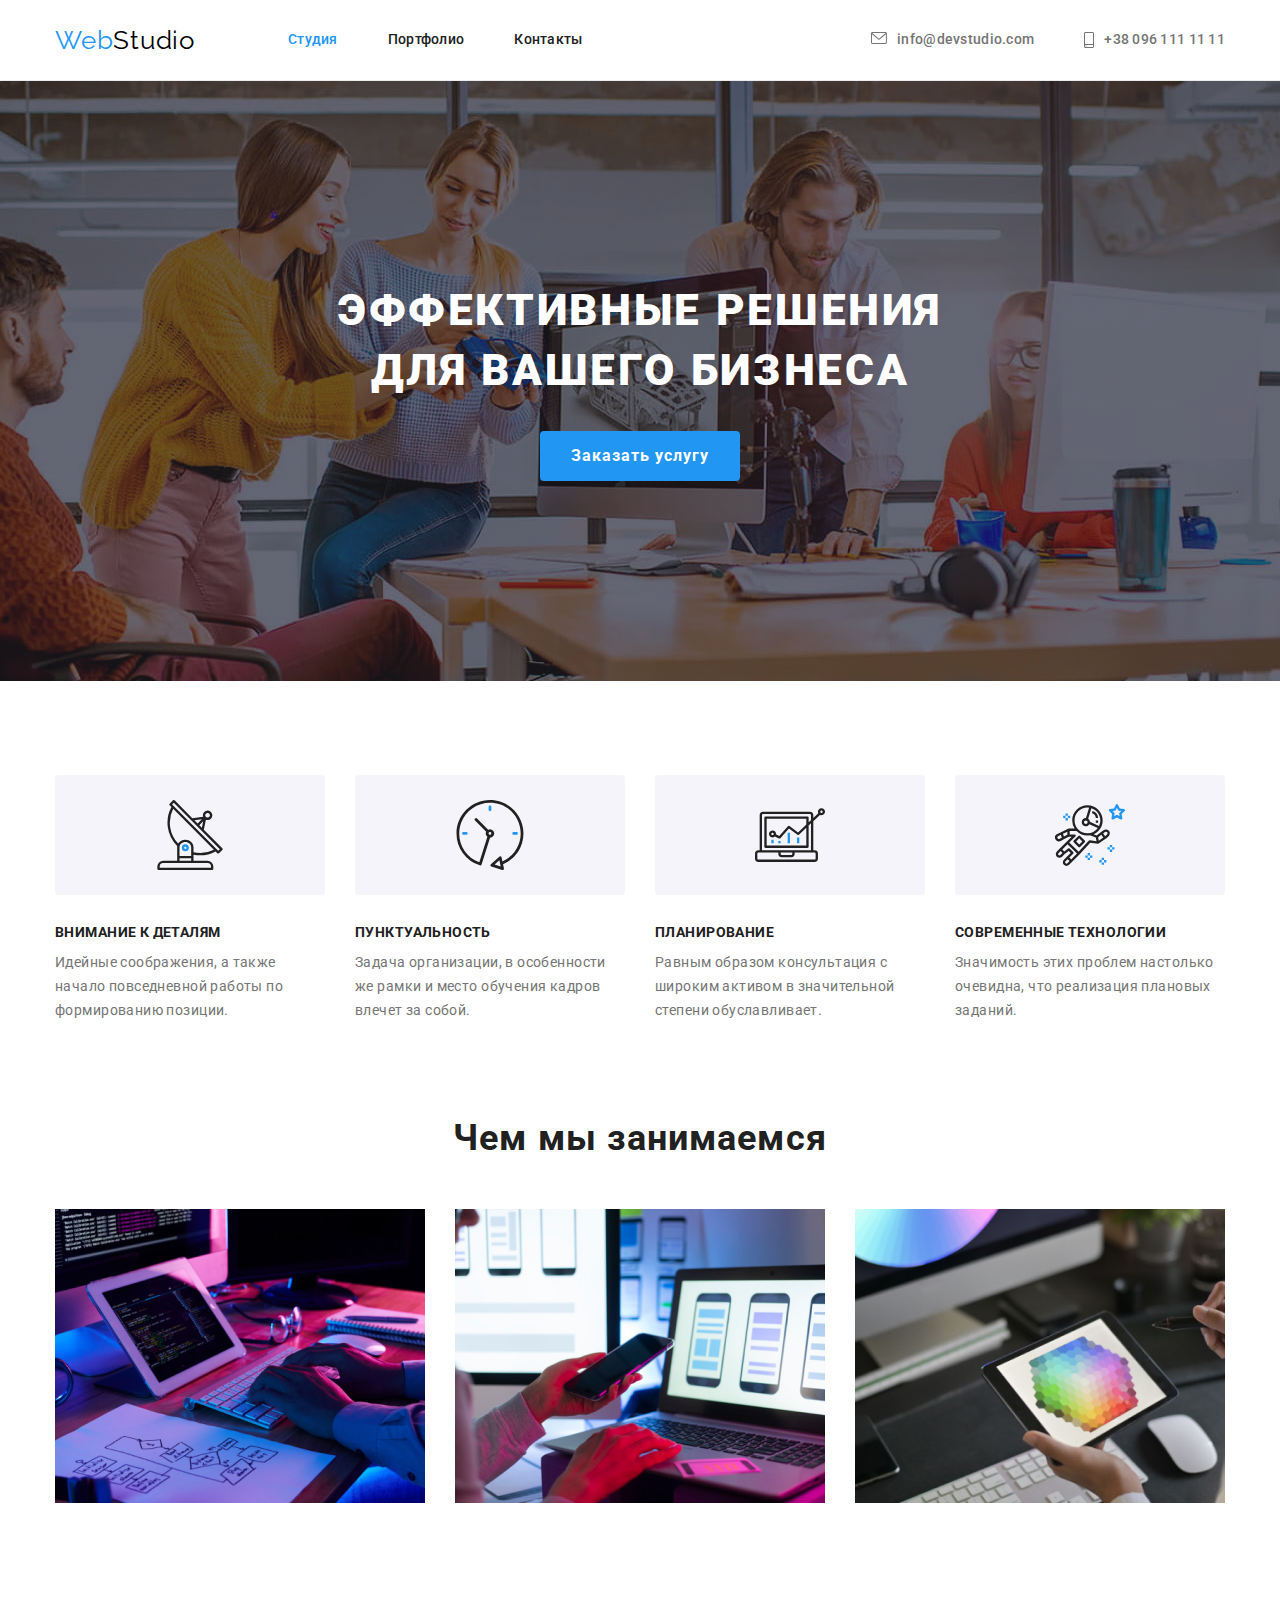
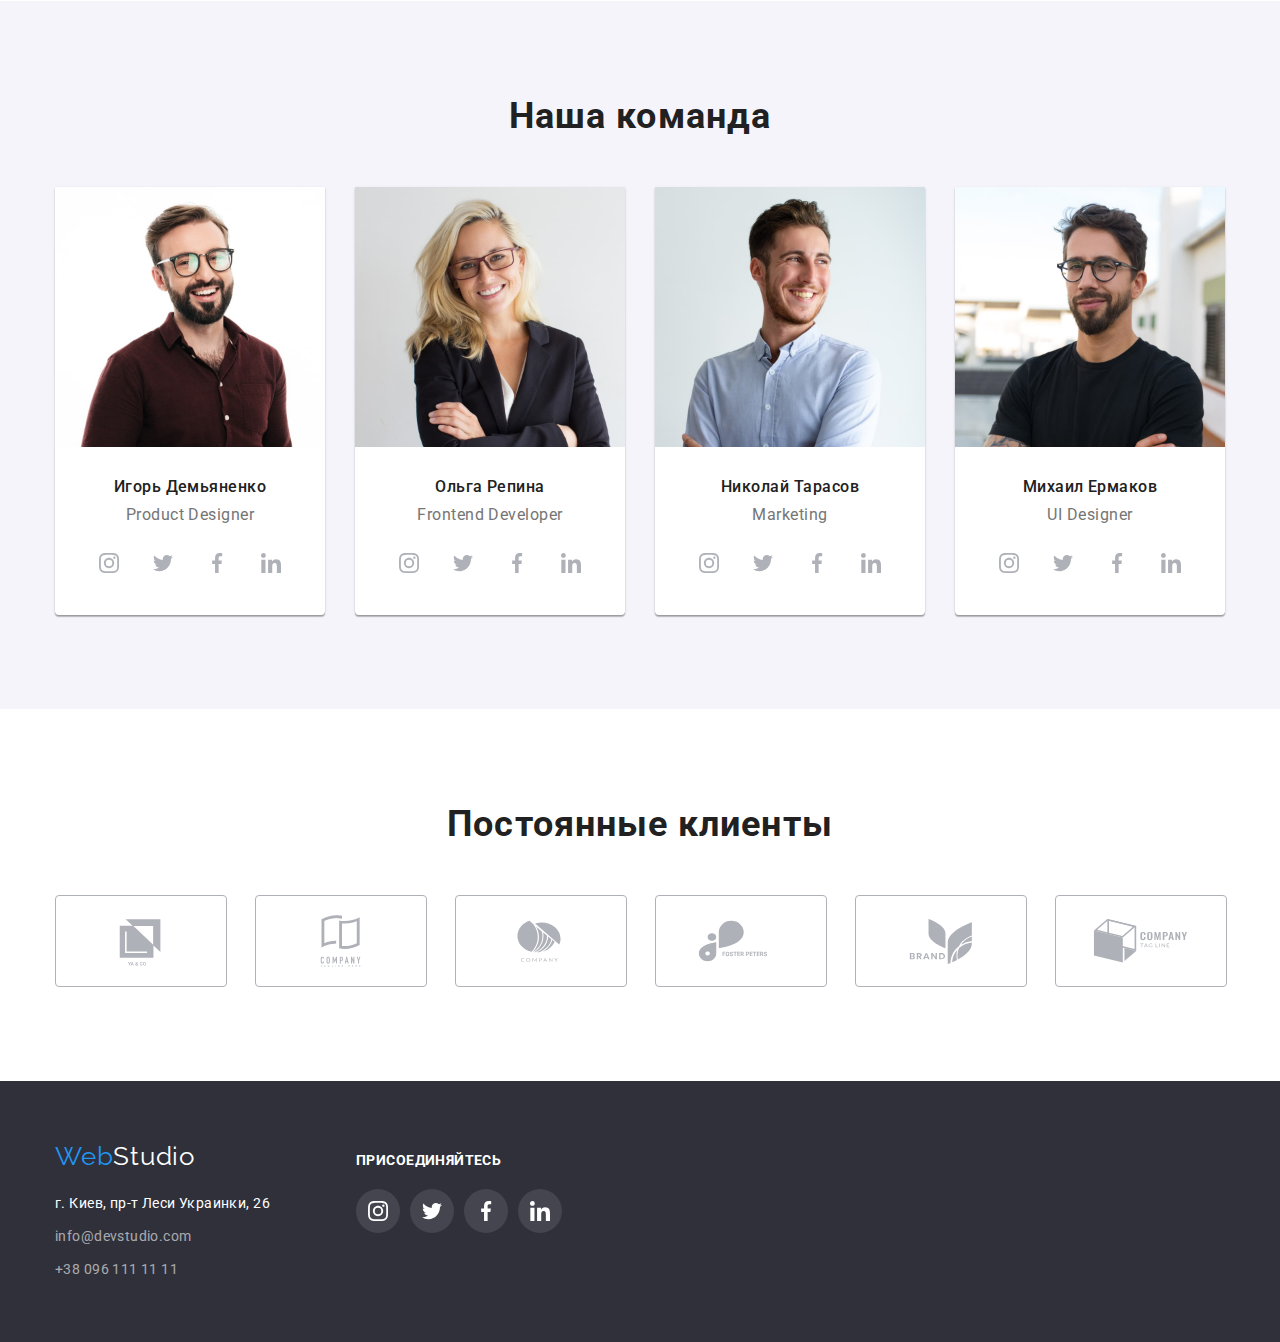
<file: index.html>
<!DOCTYPE html>
<html lang="ru">
<head>
  <meta charset="UTF-8" />
  <meta http-equiv="X-UA-Compatible" content="IE=edge" />
  <meta name="viewport" content="width=device-width, initial-scale=1.0" />
  <title>WebStudio</title>
  <link rel="preconnect" href="https://fonts.googleapis.com" />
  <link rel="preconnect" href="https://fonts.gstatic.com" crossorigin />
  <link href="https://fonts.googleapis.com/css2?family=Raleway:wght@700&family=Roboto:wght@400;500;700;900&display=swap"
    rel="stylesheet" />
  <link rel="stylesheet"
    href="https://cdnjs.cloudflare.com/ajax/libs/modern-normalize/1.1.0/modern-normalize.min.css" />
  <link rel="stylesheet" href="./css/styles.css" />
</head>
<body>
  <header class="border">
    <div class="container header-div">
      <div class="header-div">
        <a href="" class="logo">
          <span class="logo-1">Web</span><span class="logo-2">Studio</span></a>
        <nav>
          <ul class="site-nav list">
            <li class="iten"><a href="./index.html" class="site-nav-activ">Студия</a></li>
            <li class="iten">
              <a href="./portfolio.html" class="site-nav-list">Портфолио</a>
            </li>
            <li class="iten"><a href="" class="site-nav-list">Контакты</a></li>
          </ul>
        </nav>
      </div>
      <div class="contacts">
        <ul class="contacts-list list">
          <li class="iten">
            <a href="mailto:info@devstudio.com" class="contacts-info"> 
              <svg class="header-icon" width="16" height="12">
                <use href="./img/symbol-defs.svg#icon-envelope"></use>
              </svg>
              info@devstudio.com</a></li>
          <li class="iten"><a href="tel:+380961111111" class="contacts-info">
            <svg class="header-icon" width="10" height="16">
              <use href="./img/symbol-defs.svg#icon-smartphone"></use>
            </svg>
            +38 096 111 11 11</a></li>
        </ul>
      </div>
    </div>
  </header>
  <main>
      <section class="heading">
        <div class="container">
            <h1 class="heading-text title">
              ЭФФЕКТИВНЫЕ РЕШЕНИЯ ДЛЯ ВАШЕГО БИЗНЕСА
            </h1>
          <button type="button" class="button-heading-activ">
            Заказать услугу
          </button>
        </div>
      </section>
      <section class="heading-section">
    <div class="container">
        <ul class="features-list list">
          <li class="features-section">
            <div class="icon-div">
              <svg class="features-icon">
                <use href="./img/symbol-defs.svg#icon-antenna"></use>
              </svg>
            </div>
            <h3 class="features-list-title title">Внимание к деталям</h3>
            <p class="features-list-text">
              Идейные соображения, а также начало повседневной работы по
              формированию позиции.
            </p>
          </li>
          <li class="features-section">
            <div class="icon-div">
              <svg class="features-icon">
                <use href="./img/symbol-defs.svg#icon-clock"></use>
              </svg>
            </div>
            <h3 class="features-list-title title">Пунктуальность</h3>
            <p class="features-list-text">
              Задача организации, в особенности же рамки и место обучения кадров
              влечет за собой.
            </p>
          </li>
          <li class="features-section ">
            <div class="icon-div">
              <svg class="features-icon">
                <use href="./img/symbol-defs.svg#icon-diagram"></use>
              </svg>
            </div>
            <h3 class="features-list-title title">Планирование</h3>
            <p class="features-list-text">
              Равным образом консультация с широким активом в значительной
              степени обуславливает.
            </p>
          </li>
          <li class="features-section ">
            <div class="icon-div">
              <svg class="features-icon">
                <use href="./img/symbol-defs.svg#icon-astronaut"></use>
              </svg>
            </div>
            <h3 class="features-list-title title">Современные технологии</h3>
            <p class="features-list-text">
              Значимость этих проблем настолько очевидна, что реализация
              плановых заданий.
            </p>
          </li>
        </ul>
      </div>
      </section>
      <section class="heading-div">
    <div class="container user-work">
      <h2 class="user-portfolio title">Чем мы занимаемся</h2>
        <ul class="user-portfolio-list list">
          <li class="user-portfolio-img">
            <img src="img/img-1.jpg" alt="программирование" width="370" height="294" />
          </li>
          <li class="user-portfolio-img">
            <img src="img/img-2.jpg" alt="мобильные приложения" width="370" height="294" />
          </li class="user-portfolio-img">
          <li>
            <img src="img/img-3.jpg" alt="дизайн" width="370" height="294" />
          </li>
        </ul>
      </div>
      </section>
    <section class="user-team">
    <div class="container">
      <h2 class="user-team-title title">Наша команда</h2>
        <ul class="user-team-list list">
          <li class="user-team-img">
            <img src="img/img-4.jpg" alt="Игорь Демьяненко" width="270" height="260" />
            <div class="profession-div">
              <h3 class="user-name title">Игорь Демьяненко</h3>
              <p lang="en" class="user-profession">Product Designer</p>
              <div class="box">
                <ul class="team-box list">
                  <li class="box-list"><a href="" target="_blank" rel="noopener noreferrer nofollow" class="box-list-icon">
                    <svg  class="user-icon" width="20" height="20">
                      <use href="./img/symbol-defs.svg#icon-instagram"></use>
                    </svg>
                  </a></li>
                  <li class="box-list"><a href="" target="_blank" rel="noopener noreferrer nofollow" class="box-list-icon">
                    <svg  class="user-icon" width="20" height="20">
                      <use href="./img/symbol-defs.svg#icon-twitter"></use>
                    </svg>
                  </a></li>
                  <li class="box-list"><a href="" target="_blank" rel="noopener noreferrer nofollow" class="box-list-icon">
                    <svg  class="user-icon" width="20" height="20">
                      <use href="./img/symbol-defs.svg#icon-facebook"></use>
                    </svg>
                  </a></li>
                  <li class="box-list"><a href="" target="_blank" rel="noopener noreferrer nofollow" class="box-list-icon">
                    <svg  class="user-icon" width="20" height="20">
                      <use href="./img/symbol-defs.svg#icon-linkedin"></use>
                    </svg>
                  </a></li>
                </ul>
              </div>
            </div>
          </li>
          <li class="user-team-img">
            <img src="img/img-5.jpg" alt="Ольга Репина" width="270" height="260" />
            <div class="profession-div">
              <h3 class="user-name title">Ольга Репина</h3>
            <p lang="en" class="user-profession">Frontend Developer</p>
            <div class="box">
              <ul class="team-box list">
                <li class="box-list"><a href="" target="_blank" rel="noopener noreferrer nofollow" class="box-list-icon">
                  <svg  class="user-icon" width="20" height="20">
                    <use href="./img/symbol-defs.svg#icon-instagram"></use>
                  </svg>
                </a></li>
                <li class="box-list"><a href="" target="_blank" rel="noopener noreferrer nofollow" class="box-list-icon">
                  <svg  class="user-icon" width="20" height="20">
                    <use href="./img/symbol-defs.svg#icon-twitter"></use>
                  </svg>
                </a></li>
                <li class="box-list"><a href="" target="_blank" rel="noopener noreferrer nofollow" class="box-list-icon">
                  <svg  class="user-icon" width="20" height="20">
                    <use href="./img/symbol-defs.svg#icon-facebook"></use>
                  </svg>
                </a></li>
                <li class="box-list"><a href="" target="_blank" rel="noopener noreferrer nofollow" class="box-list-icon">
                  <svg  class="user-icon" width="20" height="20">
                    <use href="./img/symbol-defs.svg#icon-linkedin"></use>
                  </svg>
                </a></li>
              </ul>
            </div>
            </div>
          </li>
          <li class="user-team-img">
            <img src="img/img-6.jpg" alt="Николай Тарасов" width="270" height="260" />
           <div class="profession-div">
            <h3 class="user-name title">Николай Тарасов</h3>
            <p lang="en" class="user-profession">Marketing</p>
            <div class="box">
              <ul class="team-box list">
                <li class="box-list"><a href="" target="_blank" rel="noopener noreferrer nofollow" class="box-list-icon">
                  <svg  class="user-icon" width="20" height="20">
                    <use href="./img/symbol-defs.svg#icon-instagram"></use>
                  </svg>
                </a></li>
                <li class="box-list"><a href="" target="_blank" rel="noopener noreferrer nofollow" class="box-list-icon">
                  <svg  class="user-icon" width="20" height="20">
                    <use href="./img/symbol-defs.svg#icon-twitter"></use>
                  </svg>
                </a></li>
                <li class="box-list"><a href="" target="_blank" rel="noopener noreferrer nofollow" class="box-list-icon">
                  <svg  class="user-icon" width="20" height="20">
                    <use href="./img/symbol-defs.svg#icon-facebook"></use>
                  </svg>
                </a></li>
                <li class="box-list"><a href="" target="_blank" rel="noopener noreferrer nofollow" class="box-list-icon">
                  <svg  class="user-icon" width="20" height="20">
                    <use href="./img/symbol-defs.svg#icon-linkedin"></use>
                  </svg>
                </a></li>
              </ul>
            </div>
           </div>
          </li>
          <li class="user-team-img">
            <img src="img/img-7.jpg" alt="Михаил Ермаков" width="270" height="260" />
            <div class="profession-div">
             <h3 class="user-name title">Михаил Ермаков</h3>
            <p lang="en" class="user-profession">UI Designer</p>
            <div class="box">
              <ul class="team-box list">
                <li class="box-list"><a href="" target="_blank" rel="noopener noreferrer nofollow" class="box-list-icon">
                  <svg  class="user-icon" width="20" height="20">
                    <use href="./img/symbol-defs.svg#icon-instagram"></use>
                  </svg>
                </a></li>
                <li class="box-list"><a href="" target="_blank" rel="noopener noreferrer nofollow" class="box-list-icon">
                  <svg  class="user-icon" width="20" height="20">
                    <use href="./img/symbol-defs.svg#icon-twitter"></use>
                  </svg>
                </a></li>
                <li class="box-list"><a href="" target="_blank" rel="noopener noreferrer nofollow" class="box-list-icon">
                  <svg  class="user-icon" width="20" height="20">
                    <use href="./img/symbol-defs.svg#icon-facebook"></use>
                  </svg>
                </a></li>
                <li class="box-list"><a href="" target="_blank" rel="noopener noreferrer nofollow" class="box-list-icon">
                  <svg  class="user-icon" width="20" height="20">
                    <use href="./img/symbol-defs.svg#icon-linkedin"></use>
                  </svg>
                </a></li>
              </ul>
            </div>
            </div>
          </li>
        </ul>
        </div>
      </section>
      <section class="user-client">
        <div class="container">
          <h2 class="user-team-title title">Постоянные клиенты</h2>
          <ul class="team-box list">
            <li class="client-list">
              <a href="" class="client-list-icon">
              <svg class="user-icon" width="106" height="60">
                <use href="./img/symbol-defs.svg#icon-Logo1"></use>
              </svg>
            </a></li>
            <li class="client-list">
              <a href="" class="client-list-icon">
                <svg class="user-icon" width="106" height="60">
                  <use href="./img/symbol-defs.svg#icon-Logo2"></use>
                </svg>
            </a></li>
            <li class="client-list">
              <a href="" class="client-list-icon">
                <svg class="user-icon" width="106" height="60">
                  <use href="./img/symbol-defs.svg#icon-Logo3"></use>
                </svg>
            </a></li>
            <li class="client-list">
              <a href="" class="client-list-icon">
                <svg class="user-icon" width="106" height="60">
                  <use href="./img/symbol-defs.svg#icon-Logo4"></use>
                </svg>
            </a></li>
            <li class="client-list">
              <a href="" class="client-list-icon">
                <svg class="user-icon" width="106" height="60">
                  <use href="./img/symbol-defs.svg#icon-Logo5"></use>
                </svg>
            </a></li>
            <li class="client-list">
              <a href="" class="client-list-icon">
                <svg class="user-icon" width="106" height="60">
                  <use href="./img/symbol-defs.svg#icon-Logo6"></use>
                </svg>
            </a></li>
          </ul>
        </div>
      </section>
     </main>

  <footer class="footer-contacts footer-div">
    <div class="container footer-container">
        <div>
          <a href="" class="logo logo-footer">
            <span class="logo-1">Web</span><span class="logo-3">Studio</span></a>
          <address class="footer-address">
            <ul class="footer-contacts-list list">
              <li class="footer-iten">
                <a href="https://goo.gl/maps/tQwy83gQyjdD5JpE6" class="footer-list-address-activ">г. Киев, пр-т Леси
                  Украинки, 26</a>
              </li>
              <li class="footer-iten">
                <a href="mailto:info@devstudio.com" class="footer-list-address">info@devstudio.com</a>
              </li>
              <li class="footer-iten">
                <a href="tel:+380961111111" class="footer-list-address">+38 096 111 11 11</a>
              </li>
            </ul>
          </address>
        </div>
        <div class="footer-box">
          <h2 class="footer-title">Присоединяйтесь</h2>
      <ul class="team-box list">
        <li class="box-list"><a href="" target="_blank" rel="noopener noreferrer nofollow" class="team-box-list">
          <svg  class="user-icon" width="20" height="20">
            <use href="./img/symbol-defs.svg#icon-instagram-f"></use>
          </svg>
        </a></li>
        <li class="box-list"><a href="" target="_blank" rel="noopener noreferrer nofollow" class="team-box-list">
          <svg  class="user-icon" width="20" height="20">
            <use href="./img/symbol-defs.svg#icon-twitter-f"></use>
          </svg>
        </a></li>
        <li class="box-list"><a href="" target="_blank" rel="noopener noreferrer nofollow" class="team-box-list">
          <svg  class="user-icon" width="20" height="20">
            <use href="./img/symbol-defs.svg#icon-facebook-f"></use>
          </svg>
        </a></li>
        <li class="box-list"><a href="" target="_blank" rel="noopener noreferrer nofollow" class="team-box-list">
          <svg  class="user-icon" width="20" height="20">
            <use href="./img/symbol-defs.svg#icon-linkedin-f"></use>
          </svg>
        </a></li>
      </ul>
    </div>
  </div>
  </footer>
</body>
</html>
</file>
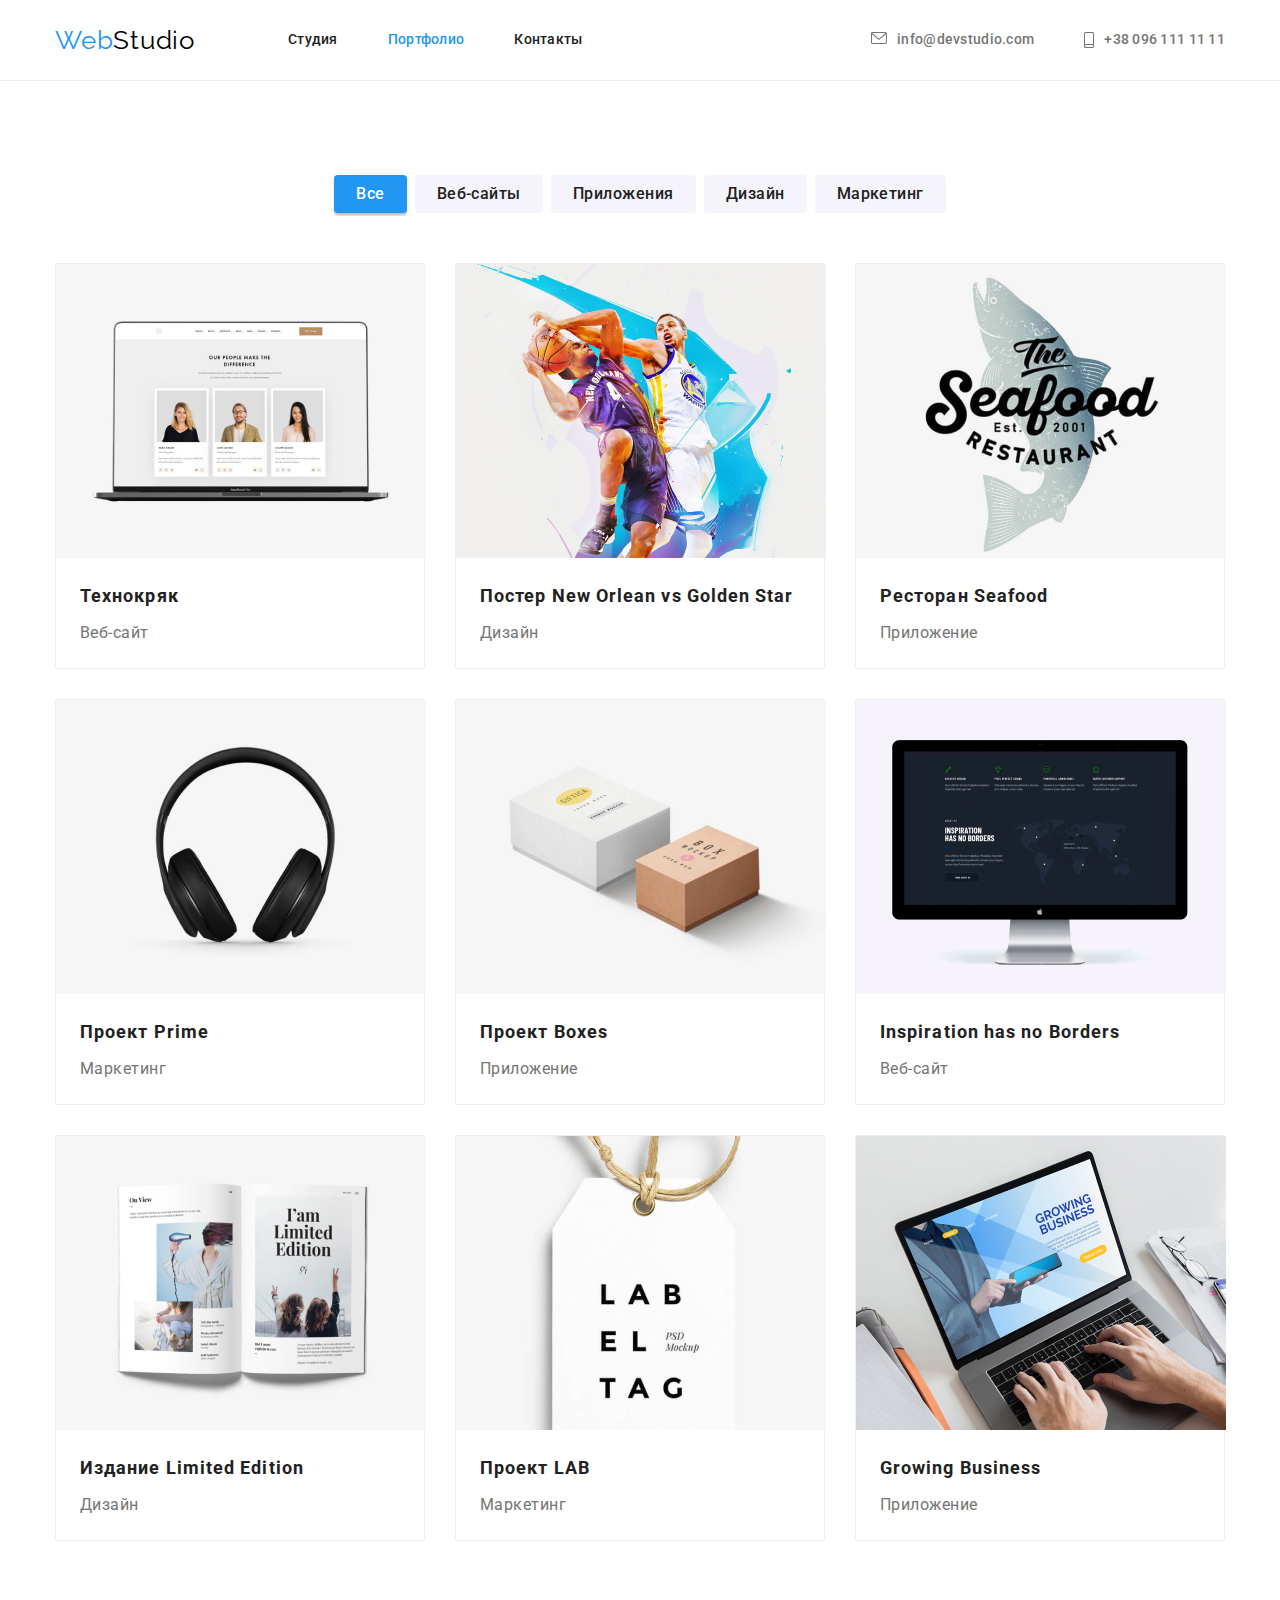
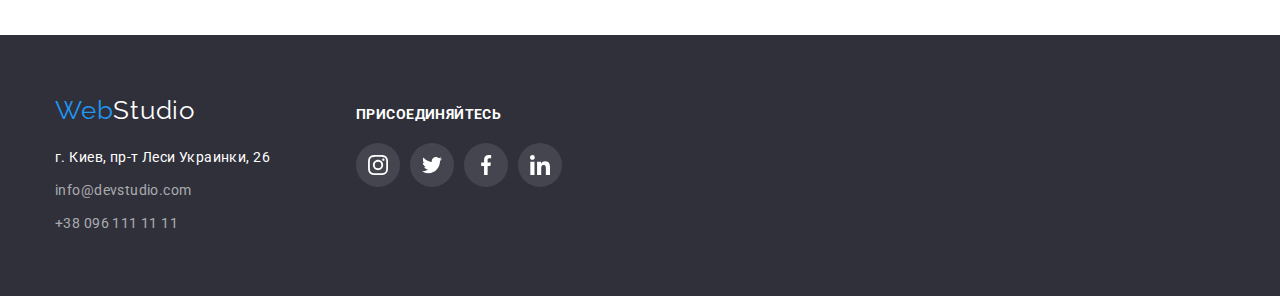
<file: portfolio.html>
<!DOCTYPE html>
<html lang="ru">
  <head>
    <meta charset="UTF-8" />
    <meta http-equiv="X-UA-Compatible" content="IE=edge" />
    <meta name="viewport" content="width=device-width, initial-scale=1.0" />
    <title>WebStudio</title>
    <link rel="preconnect" href="https://fonts.googleapis.com" />
    <link rel="preconnect" href="https://fonts.gstatic.com" crossorigin />
    <link
      href="https://fonts.googleapis.com/css2?family=Raleway:wght@700&family=Roboto:wght@400;500;700;900&display=swap"
      rel="stylesheet"
    />
    <link
      rel="stylesheet"
      href="https://cdnjs.cloudflare.com/ajax/libs/modern-normalize/1.1.0/modern-normalize.min.css"
    />
    <link rel="stylesheet" href="./css/styles.css" />
  </head>
  <body>
    <header class="border">
      <div class="container header-div">
        <div class="header-div">
          <a href="" class="logo">
            <span class="logo-1">Web</span><span class="logo-2">Studio</span></a
          >
          <nav>
            <ul class="site-nav list">
              <li class="iten">
                <a href="./index.html" class="site-nav-list">Студия</a>
              </li>
              <li class="iten">
                <a href="./portfolio.html" class="site-nav-activ">Портфолио</a>
              </li>
              <li class="iten">
                <a href="" class="site-nav-list">Контакты</a>
              </li>
            </ul>
          </nav>
        </div>
        <div class="contacts">
          <ul class="contacts-list list">
            <li class="iten">
              <a href="mailto:info@devstudio.com" class="contacts-info">
                <svg class="header-icon" width="16" height="12">
                  <use href="./img/symbol-defs.svg#icon-envelope"></use>
                </svg>
                info@devstudio.com</a
              >
            </li>
            <li class="iten">
              <a href="tel:+380961111111" class="contacts-info">
                <svg class="header-icon" width="10" height="16">
                  <use href="./img/symbol-defs.svg#icon-smartphone"></use>
                </svg>
                +38 096 111 11 11</a
              >
            </li>
          </ul>
        </div>
      </div>
    </header>

    <main>
      <section class="portfolio-section">
        <div class="container">
          <div class="button-list-div">
            <ul class="button-list list">
              <li class="iten">
                <button type="button" class="button-current-activ">Все</button>
              </li>
              <li class="iten">
                <button type="button" class="button-current">Веб-сайты</button>
              </li>
              <li class="iten">
                <button type="button" class="button-current">Приложения</button>
              </li>
              <li class="iten">
                <button type="button" class="button-current">Дизайн</button>
              </li>
              <li>
                <button type="button" class="button-current">Маркетинг</button>
              </li>
            </ul>
          </div>
          <ul class="user-portfolio-items list">
            <div class="user-portfolio-element">
              <li>
                <img
                  src="img/port.jpg"
                  alt="Веб-сайт"
                  width="370"
                  height="294"
                />
                <div class="portfolio-title">
                  <h2 class="user-portfolio-name title">Технокряк</h2>
                  <p class="user-portfolio-type">Веб-сайт</p>
                </div>
              </li>
            </div>
            <div class="user-portfolio-element">
              <li>
                <img
                  src="img/port-1.jpg"
                  alt="Дизайн постера"
                  width="370"
                  height="294"
                />
                <div class="portfolio-title">
                  <h2 class="user-portfolio-name title">
                    Постер New Orlean vs Golden Star
                  </h2>
                  <p class="user-portfolio-type">Дизайн</p>
                </div>
              </li>
            </div>
            <div class="user-portfolio-element">
              <li>
                <img
                  src="img/port-2.jpg"
                  alt="Приложение"
                  width="370"
                  height="294"
                />
                <div class="portfolio-title">
                  <h2 class="user-portfolio-name title">Ресторан Seafood</h2>
                  <p class="user-portfolio-type">Приложение</p>
                </div>
              </li>
            </div>
            <div class="user-portfolio-element">
              <li>
                <img
                  src="img/port-3.jpg"
                  alt="Маркетинг"
                  width="370"
                  height="294"
                />
                <div class="portfolio-title">
                  <h2 class="user-portfolio-name title">Проект Prime</h2>
                  <p class="user-portfolio-type">Маркетинг</p>
                </div>
              </li>
            </div>
            <div class="user-portfolio-element">
              <li>
                <img
                  src="img/port-4.jpg"
                  alt="Приложение"
                  width="370"
                  height="294"
                />
                <div class="portfolio-title">
                  <h2 class="user-portfolio-name title">Проект Boxes</h2>
                  <p class="user-portfolio-type">Приложение</p>
                </div>
              </li>
            </div>
            <div class="user-portfolio-element">
              <li>
                <img
                  src="img/port-5.jpg"
                  alt="Веб-сайт"
                  width="370"
                  height="294"
                />
                <div class="portfolio-title">
                  <h2 class="user-portfolio-name title">
                    Inspiration has no Borders
                  </h2>
                  <p class="user-portfolio-type">Веб-сайт</p>
                </div>
              </li>
            </div>
            <div class="user-portfolio-element">
              <li>
                <img
                  src="img/port-6.jpg"
                  alt="Дизайн издания"
                  width="370"
                  height="294"
                />
                <div class="portfolio-title">
                  <h2 class="user-portfolio-name title">
                    Издание Limited Edition
                  </h2>
                  <p class="user-portfolio-type">Дизайн</p>
                </div>
              </li>
            </div>
            <div class="user-portfolio-element">
              <li>
                <img
                  src="img/port-7.jpg"
                  alt="Маркетинг"
                  width="370"
                  height="294"
                />
                <div class="portfolio-title">
                  <h2 class="user-portfolio-name title">Проект LAB</h2>
                  <p class="user-portfolio-type">Маркетинг</p>
                </div>
              </li>
            </div>
            <div class="user-portfolio-element">
              <li>
                <img
                  src="img/port-8.jpg"
                  alt="Приложение"
                  width="370"
                  height="294"
                />
                <div class="portfolio-title">
                  <h2 class="user-portfolio-name title">Growing Business</h2>
                  <p class="user-portfolio-type">Приложение</p>
                </div>
              </li>
            </div>
          </ul>
        </div>
      </section>
    </main>
    
    <footer class="footer-contacts footer-div">
      <div class="container footer-container">
          <div>
            <a href="" class="logo logo-footer">
              <span class="logo-1">Web</span><span class="logo-3">Studio</span></a>
            <address class="footer-address">
              <ul class="footer-contacts-list list">
                <li class="footer-iten">
                  <a href="https://goo.gl/maps/tQwy83gQyjdD5JpE6" class="footer-list-address-activ">г. Киев, пр-т Леси
                    Украинки, 26</a>
                </li>
                <li class="footer-iten">
                  <a href="mailto:info@devstudio.com" class="footer-list-address">info@devstudio.com</a>
                </li>
                <li class="footer-iten">
                  <a href="tel:+380961111111" class="footer-list-address">+38 096 111 11 11</a>
                </li>
              </ul>
            </address>
          </div>
          <div class="footer-box">
            <h2 class="footer-title">Присоединяйтесь</h2>
        <ul class="team-box list">
          <li class="box-list"><a href="" target="_blank" rel="noopener noreferrer nofollow" class="team-box-list">
            <svg  class="user-icon" width="20" height="20">
              <use href="./img/symbol-defs.svg#icon-instagram-f"></use>
            </svg>
          </a></li>
          <li class="box-list"><a href="" target="_blank" rel="noopener noreferrer nofollow" class="team-box-list">
            <svg  class="user-icon" width="20" height="20">
              <use href="./img/symbol-defs.svg#icon-twitter-f"></use>
            </svg>
          </a></li>
          <li class="box-list"><a href="" target="_blank" rel="noopener noreferrer nofollow" class="team-box-list">
            <svg  class="user-icon" width="20" height="20">
              <use href="./img/symbol-defs.svg#icon-facebook-f"></use>
            </svg>
          </a></li>
          <li class="box-list"><a href="" target="_blank" rel="noopener noreferrer nofollow" class="team-box-list">
            <svg  class="user-icon" width="20" height="20">
              <use href="./img/symbol-defs.svg#icon-linkedin-f"></use>
            </svg>
          </a></li>
        </ul>
      </div>
    </div>
    </footer>
  </body>
  </body>
</html>
</file>
<file: css/styles.css>
:root {
  --primary-text-color: #757575;
  --title-text-color: #212121;
  --activ-color: #2196f3;
  --color-header: #000000;
  --color-text-reserve: #ffffff;
  --color-footer-contacts: rgba(255, 255, 255, 0.6);
  --color-icons: #afb1b8;
}

body {
  margin: 0;
  font-family: "Roboto", sans-serif;
  background-color: #ffffff;
  color: var(--title-text-color);
}

/*--------------------------logo----------------------------*/
.logo {
  text-decoration: none;
  display: flex;
  padding-top: 24px;
  padding-bottom: 24px;
}

.logo-1,
.logo-2,
.logo-3 {
  font-family: "Raleway", sans-serif;
  font-size: 26px;
  line-height: 1.19;
  letter-spacing: 0.03em;
}

.logo-1 {
  color: var(--activ-color);
}

.logo-2 {
  color: var(--color-header);
}

.logo-3 {
  color: var(--color-text-reserve);
}

.container {
  width: 1200px;
  margin: 0 auto;
  padding-left: 15px;
  padding-right: 15px;
}

/*--------------------------studio-main---------------------------*/
.border {
  border-bottom: 1px solid #ececec;
}

.title {
  color: var(--title-text-color);
  margin: 0;
}

.header-div {
  display: flex;
  align-items: center;
}

.contacts-list > .iten {
  display: flex;
  align-items: center;
}

.list {
  margin: 0;
  padding: 0;
  list-style: none;
}

.site-nav {
  display: flex;
  margin-left: 93px;
}

.iten:not(:last-child) {
  margin-right: 50px;
}

.site-nav a {
  text-decoration: none;
}

.site-nav-activ {
  display: block;
  padding-top: 32px;
  padding-bottom: 32px;

  font-weight: 500;
  font-size: 14px;
  line-height: 1.14;
  color: var(--activ-color);
  letter-spacing: 0.02em;
}

.site-nav-list {
  display: block;
  padding-top: 32px;
  padding-bottom: 32px;

  font-weight: 500;
  font-size: 14px;
  line-height: 1.14;
  color: var(--title-text-color);
  letter-spacing: 0.02em;
}

.site-nav a:hover,
.site-nav a:focus {
  color: var(--activ-color);
}

.contacts {
  display: flex;
  margin-left: auto;
}

.contacts-list {
  display: flex;
  margin-left: auto;
}

.contacts .contacts-info {
  display: flex;
  padding-top: 32px;
  padding-bottom: 32px;

  font-weight: 500;
  font-size: 14px;
  line-height: 1.14;
  text-decoration: none;
  color: var(--primary-text-color);
  letter-spacing: 0.02em;
}

.header-icon {
  margin-right: 10px;
  fill: currentColor;
}

.contacts-list .contacts-info:hover,
.contacts-list .contacts-info:focus {
  color: var(--activ-color);
}

.heading-div {
  padding-bottom: 94px;
}

.heading {
  background-color: #c4c4c4;
  height: 600px;
  padding-top: 200px;
  background-image: linear-gradient(
      to right,
      rgba(47, 48, 58, 0.4),
      rgba(47, 48, 58, 0.4)
    ),
    url(../img/hero.jpg);

  background-repeat: no-repeat;
  background-position: center;
  background-size: cover;
}

.heading-text {
  display: block;
  margin: 0 252px;
  text-align: center;
  margin-bottom: 30px;

  font-weight: 900;
  font-size: 44px;
  line-height: 1.36;
  text-transform: uppercase;
  color: var(--color-text-reserve);
  letter-spacing: 0.06em;
}

.button-heading-activ {
  display: inline-block;
  align-items: center;
  text-align: center;
  border: 2px solid var(--activ-color);
  border-radius: 4px;
  margin: 0 485px;
  width: 200px;
  height: 50px;

  cursor: pointer;
  font-weight: 700;
  font-size: 16px;
  line-height: 1.88;
  font-family: inherit;
  color: var(--color-text-reserve);
  background-color: #2196f3;
  border-color: var(--activ-color);
  letter-spacing: 0.06em;
}

.container > .button-heading-activ:hover,
.container > .button-heading-activ:focus {
  background-color: #188ce8;
  box-shadow: 0px 4px 4px rgba(0, 0, 0, 0.15);
  border-radius: 4px;
  border-color: var(--activ-color);
}

.heading-section {
  padding-top: 94px;
  padding-bottom: 94px;
}

.features-list {
  display: flex;
}

.features-section:not(:last-child) {
  margin-right: 30px;
}

.features-section {
  display: block;
  margin-left: auto;
  width: 270px;
}

.icon-div {
  display: flex;
  height: 120px;
  margin-bottom: 30px;
  background-color: #f5f4fa;
  border-radius: 4px;
  justify-content: center;
  align-items: center;
}

.features-icon {
  width: 70px;
  height: 70px;
}

.features-list-title {
  display: block;
  padding: 0;
  font-weight: 700;
  font-size: 14px;
  line-height: 1.14;
  text-transform: uppercase;
  letter-spacing: 0.03em;
}

.features-list-text {
  display: block;
  margin: 10px 0 0 0;
  font-size: 14px;
  line-height: 1.71;
  color: var(--primary-text-color);
  letter-spacing: 0.03em;
}

.user-portfolio {
  display: block;
  margin: 0 0 50px 0;
  text-align: center;

  font-weight: 700;
  font-size: 36px;
  line-height: 1.17;
  letter-spacing: 0.03em;
}

.user-portfolio-list {
  display: flex;
}

.user-portfolio-img img {
  display: block;
}

.user-portfolio-img:not(:last-child) {
  margin-right: 30px;
}

.user-team {
  background-color: #f5f4fa;
  padding-top: 94px;
  padding-bottom: 94px;
}

.user-team-title {
  display: block;
  margin: 0;
  text-align: center;
  padding-bottom: 50px;

  font-weight: 700;
  font-size: 36px;
  line-height: 1.17;
  letter-spacing: 0.03em;
}

.user-team-list {
  display: flex;
}

.user-team-list img {
  display: block;
}

.user-team-img:not(:last-child) {
  margin-right: 30px;
}

.user-team-img {
  background-color: #ffffff;
  box-shadow: 0px 1px 3px rgba(0, 0, 0, 0.12), 0px 1px 1px rgba(0, 0, 0, 0.14),
    0px 2px 1px rgba(0, 0, 0, 0.2);
  border-radius: 0px 0px 4px 4px;
  width: 270px;
}

.profession-div {
  padding-top: 30px;
  padding-bottom: 30px;
}

.user-name {
  display: block;
  margin: 0 0 10px 0;
  text-align: center;

  font-weight: 500;
  font-size: 16px;
  line-height: 1.19;
  letter-spacing: 0.03em;
}

.user-profession {
  display: block;
  margin: 0;
  text-align: center;

  font-size: 16px;
  line-height: 1.17;
  color: var(--primary-text-color);
  letter-spacing: 0.03em;
}

.box {
  display: block;
  margin-top: 16px;
}

.team-box {
  display: flex;
  justify-content: center;
}

.box-list-icon {
  display: flex;
  justify-content: center;
  align-items: center;
  width: 44px;
  height: 44px;
  border-radius: 50%;
  padding: 0;
  background-color: #ffffff;
  fill: var(--color-icons);
}

.box-list:not(:last-child) {
  margin-right: 10px;
}

.box-list-icon:hover,
.box-list-icon:focus {
  background-color: #2196f3;
  fill: var(--color-text-reserve);
}

.user-client {
  padding-top: 94px;
  padding-bottom: 94px;
}

.client-list {
  display: flex;
  width: 170px;
  height: 92px;
  padding: 0;
}

.client-list:not(:last-child) {
  margin-right: 30px;
}

.client-list-icon {
  justify-content: center;
  border: 1px solid #afb1b8;
  box-sizing: border-box;
  border-radius: 4px;
  fill: var(--color-icons);
}

.client-list .user-icon {
  margin: 16px 32px;
 }

.client-list-icon:hover,
.client-list-icon:focus {
  border: 1px solid #2196f3;
  fill: var(--activ-color);
}

/*--------------------------footer----------------------------*/
.footer-div {
  background-color: #2f303a;
  padding-top: 60px;
  padding-bottom: 60px;
}

.logo-footer {
  padding-bottom: 20px;
  padding-top: 0;
  width: 145px;
}

.footer-contacts-list {
  display: flex;
  flex-direction: column;
  width: 231px;
  padding-left: 0;
}

.footer-iten:not(:last-child) {
  margin-bottom: 9px;
}

.footer-address {
  margin: 0;
  width: 231px;
  font-size: 14px;
  line-height: 1.71;
  font-style: normal;
  letter-spacing: 0.03em;
}

.footer-list-address-activ {
  text-decoration: none;
  color: var(--color-text-reserve);
}

.footer-list-address {
  color: var(--color-footer-contacts);
  text-decoration: none;
}

.footer-list-address:hover,
.footer-list-address:focus {
  color: var(--color-text-reserve);
}

.footer-title {
  display: block;
  margin: 0;
  text-align: left;
  padding-bottom: 20px;

  font-weight: 700;
  font-size: 14px;
  line-height: 1.14;
  letter-spacing: 0.03em;
  text-transform: uppercase;
  color: var(--color-text-reserve);
}

.footer-container {
  display: flex;
}

.footer-box {
  margin-top: 12px;
  margin-left: 70px;
}

.team-box-list {
  display: flex;
  justify-content: center;
  align-items: center;
  width: 44px;
  height: 44px;
  border-radius: 50%;
  padding: 0;
  background-color: rgba(255, 255, 255, 0.1);
  fill:var(--color-text-reserve);
}

.footer-box .box-list:not(:last-child) {
  margin-right: 10px;
}


.team-box-list:hover,
.team-box-list:focus {
  background-color: #2196f3;
  fill:var(--color-text-reserve);
}

/*--------------------------portfolio----------------------------*/
.portfolio-section {
  padding-bottom: 94px;
  padding-top: 94px;
}

.button-list-div {
  margin-bottom: 50px;
}

.button-list {
  display: flex;
  justify-content: center;
  margin: 0;
}

.button-list > .iten:not(:last-child) {
  margin-right: 8px;
}

.button-current-activ {
  display: inline-block;
  align-items: center;
  text-align: center;
  padding: 6px 22px;

  cursor: pointer;
  font-weight: 500;
  font-size: 16px;
  line-height: 1.63;
  font-family: inherit;
  color: var(--color-text-reserve);
  background-color: #2196f3;
  border: none;
  letter-spacing: 0.03em;
  border-radius: 4px;
  box-shadow: 0px 3px 1px rgba(0, 0, 0, 0.1), 0px 1px 2px rgba(0, 0, 0, 0.08),
    0px 2px 2px rgba(0, 0, 0, 0.12);
}

.button-current {
  display: inline-block;
  align-items: center;
  text-align: center;
  padding: 6px 22px;

  cursor: pointer;
  font-weight: 500;
  font-size: 16px;
  line-height: 1.63;
  font-family: inherit;
  color: var(--title-text-color);
  background-color: #f5f4fa;
  border: none;
  letter-spacing: 0.03em;
  border-radius: 4px;
}

.button-current:hover,
.button-current:focus {
  color: var(--color-text-reserve);
  background-color: #2196f3;
  border-color: var(--activ-color);
  box-shadow: 0px 3px 1px rgba(0, 0, 0, 0.1), 0px 1px 2px rgba(0, 0, 0, 0.08),
    0px 2px 2px rgba(0, 0, 0, 0.12);
}

.user-portfolio-items {
  display: flex;
  flex-wrap: wrap;
}

.user-portfolio-element {
  width: 370px;
  margin-right: 30px;
  margin-bottom: 30px;
  border: 1px solid #eeeeee;
  box-sizing: border-box;
}

.user-portfolio-element:hover {
  box-shadow: 0px 4px 4px rgba(0, 0, 0, 0.25);
}

.user-portfolio-element:nth-child(3n) {
  margin-right: 0;
}

.user-portfolio-element:nth-last-child(-n + 3) {
  margin-bottom: 0;
}

.user-portfolio-element img {
  display: block;
}

.portfolio-title {
  padding-top: 20px;
  padding-left: 24px;
  padding-bottom: 20px;
}

.user-portfolio-name {
  display: block;
  margin: 0 0 4px 0;

  font-weight: 700;
  font-size: 18px;
  line-height: 2;
  letter-spacing: 0.06em;
}

.user-portfolio-type {
  display: block;
  margin: 0;

  font-size: 16px;
  line-height: 1.88;
  color: var(--primary-text-color);
  letter-spacing: 0.03em;
}
</file>
